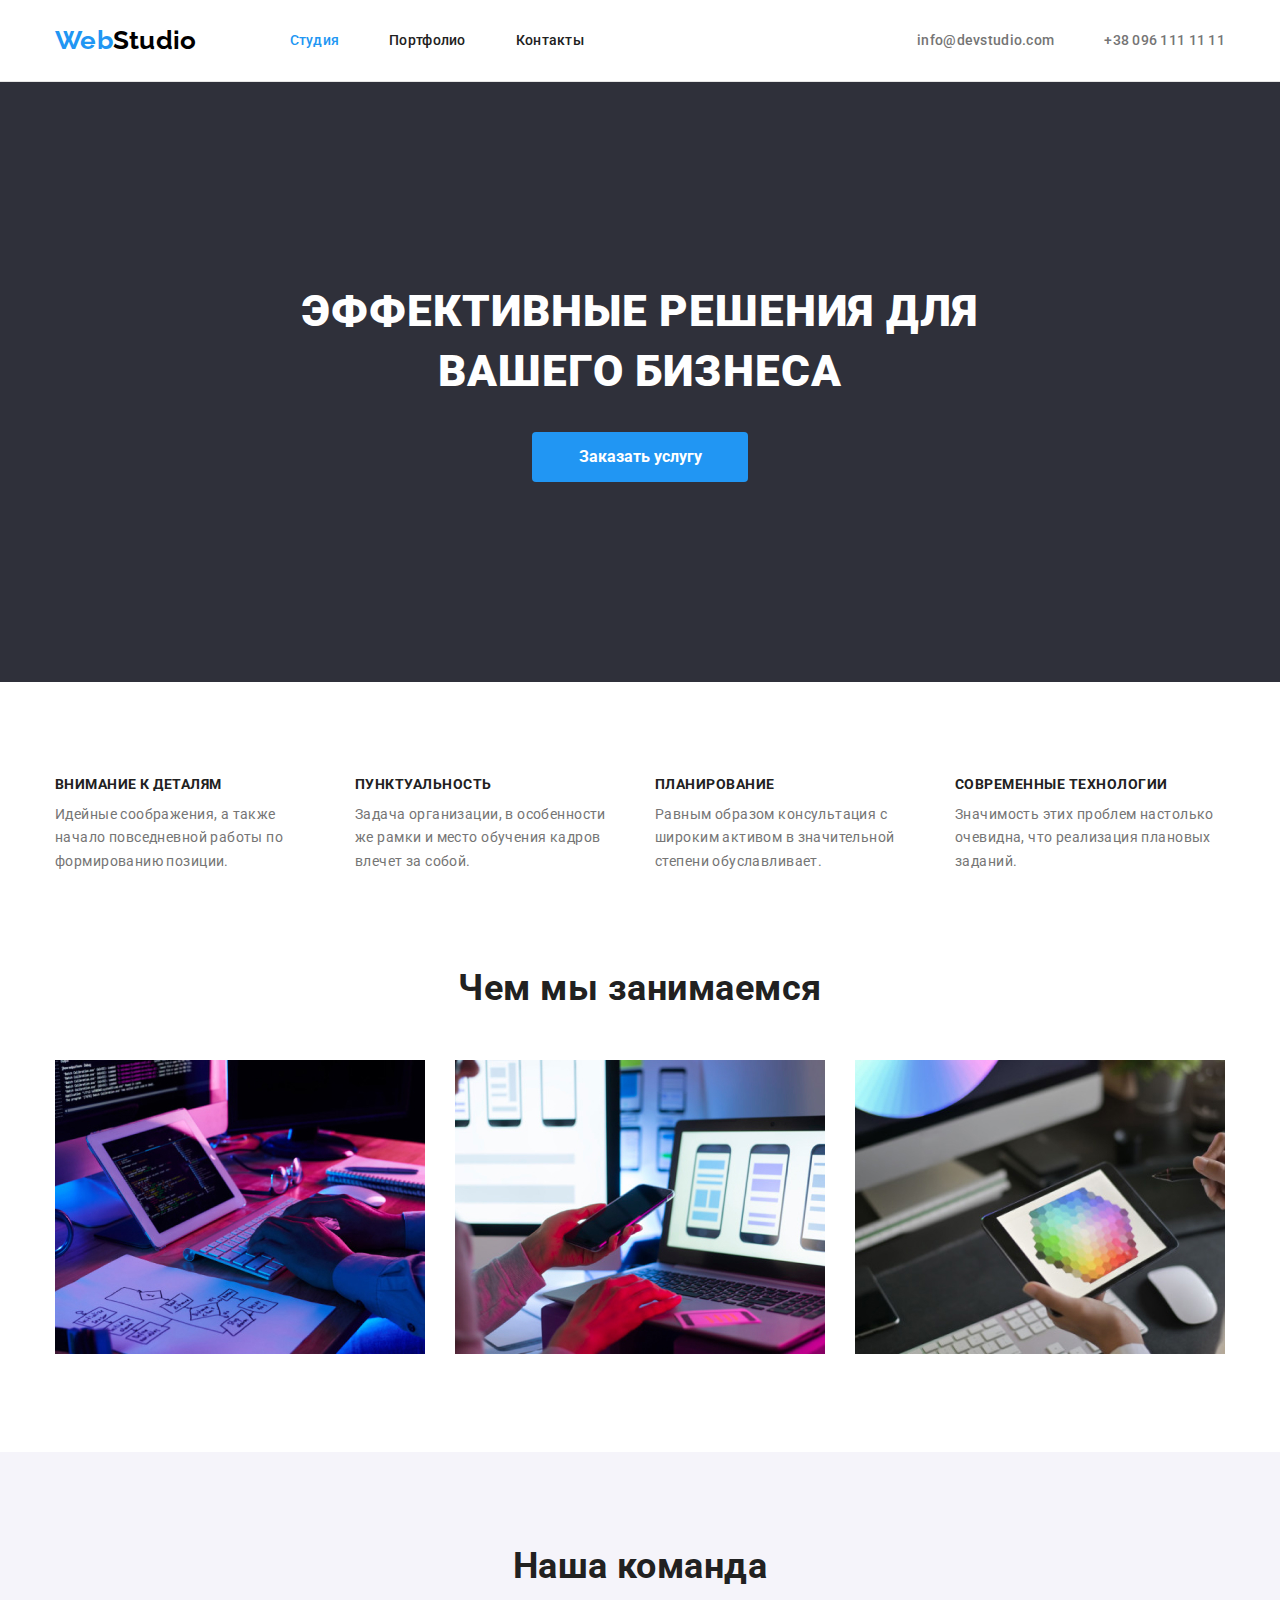
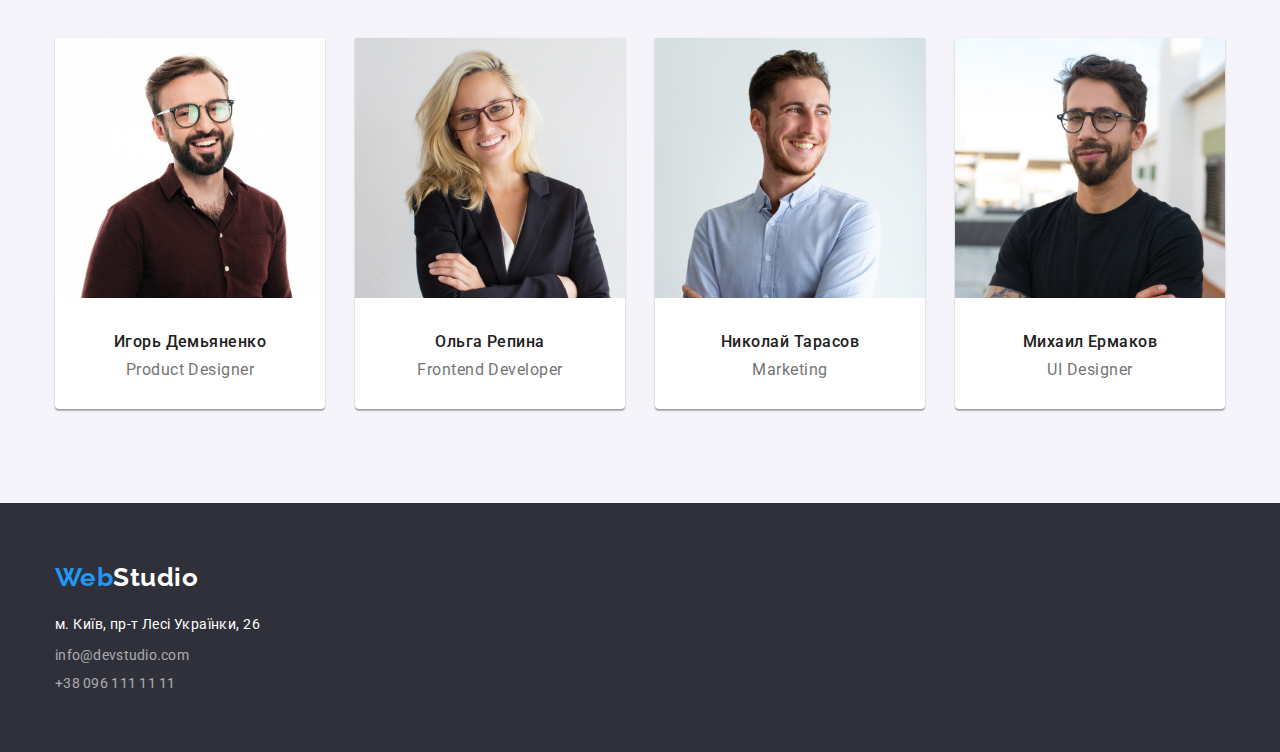
<file: index.html>
<!DOCTYPE html>
<html lang="ru">

<head>
    <meta charset="UTF-8" />
    <meta http-equiv="X-UA-Compatible" content="IE=edge" />
    <meta name="viewport" content="width=device-width, initial-scale=1.0" />
    <link rel="preconnect" href="https://fonts.googleapis.com" />
    <link rel="preconnect" href="https://fonts.gstatic.com" crossorigin />
    <link
        href="https://fonts.googleapis.com/css2?family=Raleway:wght@400;700&family=Roboto:wght@400;500;700;900&display=swap"
        rel="stylesheet" />
    <link rel="stylesheet"
        href="https://cdnjs.cloudflare.com/ajax/libs/modern-normalize/1.0.0/modern-normalize.min.css" />
    <link rel="stylesheet" href="./css/styles.css" />
    <title>Document</title>
</head>

<body>
    <header>
        <div class="container box-header">
            <nav class="navi">
                <a href="./index.html" class="logo item"><span class="accent">Web</span>Studio</a>
                <ul class="navi-item list">
                    <li class="item"><a href="./index.html" class="navi-list on-page">Студия</a></li>
                    <li class="item"><a href="./portfolio.html" class="navi-list">Портфолио</a></li>
                    <li class="item"><a href="" class="navi-list">Контакты</a></li>
                </ul>
            </nav>
            <ul class="header-contact list">
                <li class="item">
                    <a href="mailto:info@devstudio.com" class="contact-us">info@devstudio.com</a>
                </li>
                <li class="item"><a href="tel:+380961111111" class="contact-us">+38 096 111 11 11</a></li>
            </ul>
        </div>
    </header>
    <main>
        <section class="hero section">
            <div class="container">
                <h1 class="hero-head">Эффективные решения для вашего бизнеса</h1>
                <button type="button" class="order">Заказать услугу</button>
            </div>
        </section>
        <section class="qualities section no-padding">
            <div class="container">
                <h2 class="display">Основне качества</h2>
                <ul class="flex-box list qualities-box">
                    <li class="item">
                        <h3 class="qualities-heading">Внимание к деталям</h3>
                        <p class="qualities-text">
                            Идейные соображения, а также начало повседневной работы по формированию позиции.
                        </p>
                    </li>
                    <li class="item">
                        <h3 class="qualities-heading">Пунктуальность</h3>
                        <p class="qualities-text">
                            Задача организации, в особенности же рамки и место обучения кадров влечет за собой.
                        </p>
                    </li>
                    <li class="item">
                        <h3 class="qualities-heading">Планирование</h3>
                        <p class="qualities-text">
                            Равным образом консультация с широким активом в значительной степени обуславливает.
                        </p>
                    </li>
                    <li class="item">
                        <h3 class="qualities-heading">Современные технологии</h3>
                        <p class="qualities-text">
                            Значимость этих проблем настолько очевидна, что реализация плановых заданий.
                        </p>
                    </li>
                </ul>
            </div>
        </section>
        <section class="occupation section">
            <div class="container">
                <h2 class="section-heading">Чем мы занимаемся</h2>
                <ul class="flex-box list ocupation-box">
                    <li class="item">
                        <img src="./images/img1.jpg" alt="кодинг ночью" width="370" />
                    </li>
                    <li class="item">
                        <img src="./images/img2.jpg" alt="рука с телефоном" width="370" />
                    </li>
                    <li class="item">
                        <img src="./images/img3.jpg" alt="рука с планшетом" width="370" />
                    </li>
                </ul>
            </div>
        </section>
        <section class="team section">
            <div class="container">
                <h2 class="section-heading">Наша команда</h2>
                <ul class="flex-box list">
                    <li class="team-card">
                        <img class="team-photo" src="./images/igor.jpg" alt="фото Игорь Демьяненко" width="270" />
                        <div class="team-description">
                            <h3 class="card-heading">Игорь Демьяненко</h3>
                            <p>Product Designer</p>
                        </div>
                    </li>
                    <li class="team-card">
                        <img class="team-photo" src="./images/olga.jpg" alt="фото Ольга Репина" width="270" />
                        <div class="team-description">
                            <h3 class="card-heading">Ольга Репина</h3>
                            <p class="card-text">Frontend Developer</p>
                        </div>
                    </li>
                    <li class="team-card">
                        <img class="team-photo" src="./images/nicholas.jpg" alt="фото Николай Тарасов" width="270" />
                        <div class="team-description">
                            <h3 class="card-heading">Николай Тарасов</h3>
                            <p class="card-text">Marketing</p>
                        </div>
                    </li>
                    <li class="team-card">
                        <img class="team-photo" src="./images/michael.jpg" alt="фото Михаил Ермаков" width="270" />
                        <div class="team-description">
                            <h3 class="card-heading">Михаил Ермаков</h3>
                            <p class="card-text">UI Designer</p>
                        </div>
                    </li>
                </ul>
            </div>
        </section>
    </main>
    <footer>
        <div class="container">
            <div class="footer-contact">
                <a href="./index.html" class="logo"><span class="accent">Web</span>Studio</a>
                <address class="adress">
                    <ul class="list">
                        <li class="item">
                            <a href="https://www.google.com/maps" target="_blank" rel="noopener noreferrer"
                                class="maps">м. Київ, пр-т Лесі Українки, 26</a>
                        </li>
                        <li class="item">
                            <a href="mailto:info@devstudio.com" class="contact-us">info@devstudio.com</a>
                        </li>
                        <li class="item">
                            <a href="tel:+380961111111" class="contact-us">+38 096 111 11 11</a>
                        </li>
                    </ul>
                </address>
            </div>
        </div>
    </footer>
</body>

</html>
</file>
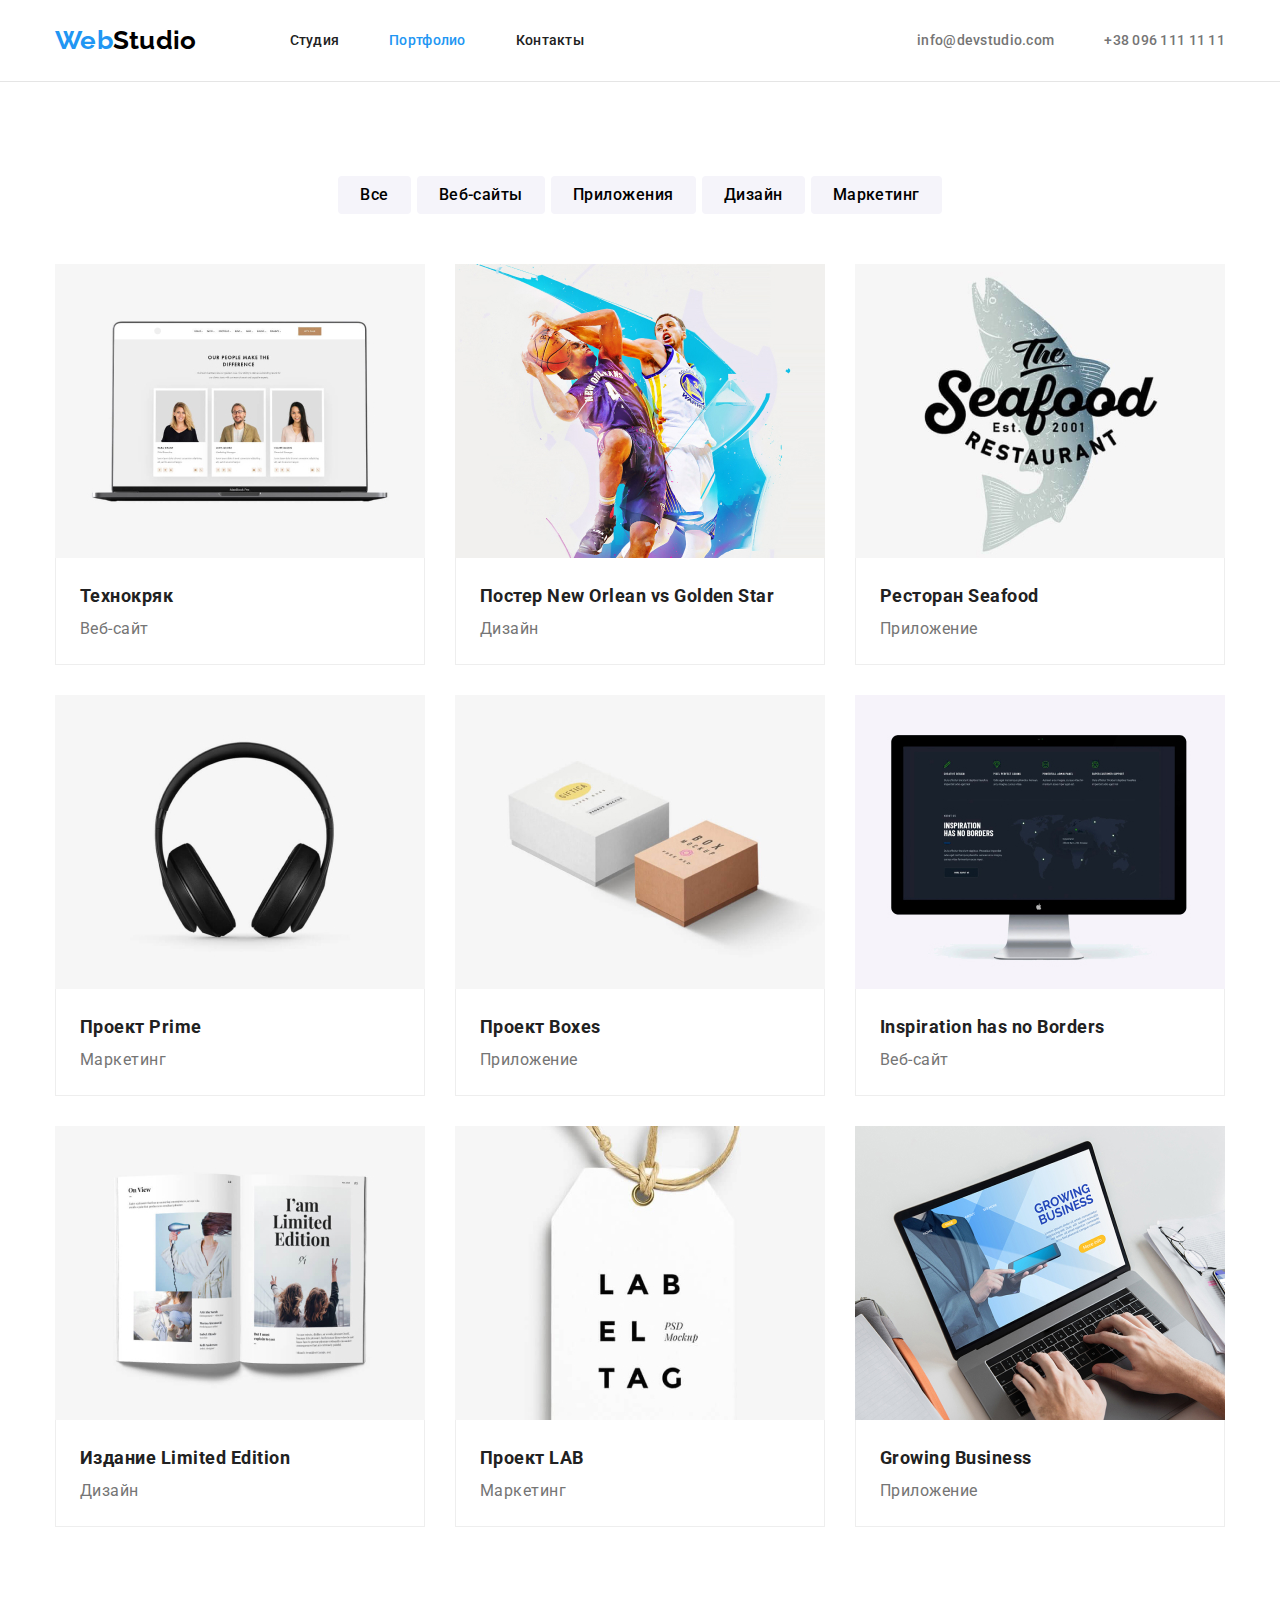
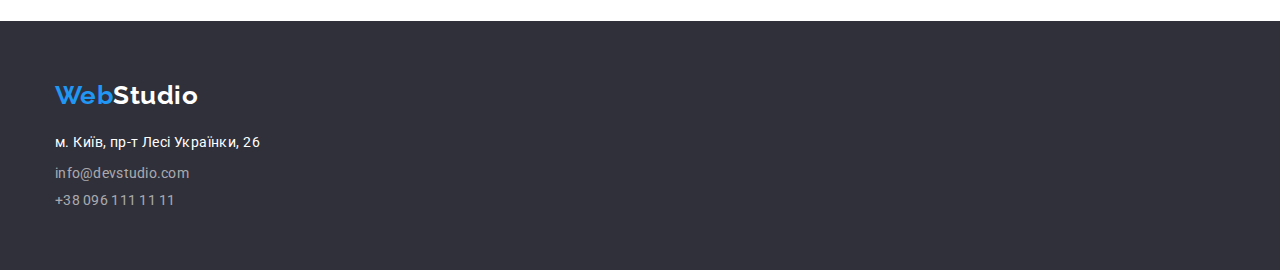
<file: portfolio.html>
<!DOCTYPE html>
<html lang="ru">

<head>
  <meta charset="UTF-8" />
  <meta http-equiv="X-UA-Compatible" content="IE=edge" />
  <meta name="viewport" content="width=device-width, initial-scale=1.0" />
  <link rel="preconnect" href="https://fonts.googleapis.com" />
  <link rel="preconnect" href="https://fonts.gstatic.com" crossorigin />
  <link
    href="https://fonts.googleapis.com/css2?family=Raleway:wght@400;700&family=Roboto:wght@400;500;700;900&display=swap"
    rel="stylesheet" />
  <link rel="stylesheet"
    href="https://cdnjs.cloudflare.com/ajax/libs/modern-normalize/1.0.0/modern-normalize.min.css" />
  <link rel="stylesheet" href="./css/styles.css" />
  <title>Document</title>
</head>

<body>
  <header>
    <div class="container box-header">
      <nav class="navi">
        <a href="./index.html" class="logo item"><span class="accent">Web</span>Studio</a>
        <ul class="navi-item list">
          <li class="item"><a href="./index.html" class="navi-list">Студия</a></li>
          <li class="item"><a href="./portfolio.html" class="navi-list on-page">Портфолио</a></li>
          <li class="item"><a href="" class="navi-list">Контакты</a></li>
        </ul>
      </nav>
      <ul class="header-contact list">
        <li class="item">
          <a href="mailto:info@devstudio.com" class="contact-us">info@devstudio.com</a>
        </li>
        <li class="item"><a href="tel:+380961111111" class="contact-us">+38 096 111 11 11</a></li>
      </ul>
    </div>
  </header>
  <main>
    <section class="portfolio section">
      <div class="container">
        <h1 class="display">Портфолио</h1>
        <ul class="filter list">
          <li class="item"><button type="button" class="filter-buttun">Все</button></li>
          <li class="item"><button type="button" class="filter-buttun">Веб-сайты</button></li>
          <li class="item"><button type="button" class="filter-buttun">Приложения</button></li>
          <li class="item"><button type="button" class="filter-buttun">Дизайн</button></li>
          <li class="item"><button type="button" class="filter-buttun">Маркетинг</button></li>
        </ul>
        <ul class="work-box list">
          <li class="portfolio-box">
            <img class="portfolio-img" src="./images/technohryak.jpg" alt="Скриншот экрана с готовым сайтом"
              width="370" />
            <div class="box-description">
              <h2 class="portfolio-heading">Технокряк</h2>
              <p class="portfolio-text">Веб-сайт</p>
            </div>
          </li>
          <li class="portfolio-box">
            <img class="portfolio-img" src="./images/poster-new-orlean.jpg" alt="Постер к матчу нового орлеана"
              width="370" />
            <div class="box-description">
              <h2 class="portfolio-heading">Постер New Orlean vs Golden Star</h2>
              <p class="portfolio-text">Дизайн</p>
            </div>
          </li>
          <li class="portfolio-box">
            <img class="portfolio-img" src="./images/seafood.jpg" alt="Логотип приложения сиафуд" width="370" />
            <div class="box-description">
              <h2 class="portfolio-heading">Ресторан Seafood</h2>
              <p class="portfolio-text">Приложение</p>
            </div>
          </li>
          <li class="portfolio-box">
            <img class="portfolio-img" src="./images/project-prime.jpg" alt="Постер проэкта Прайм" width="370" />
            <div class="box-description">
              <h2 class="portfolio-heading">Проект Prime</h2>
              <p class="portfolio-text">Маркетинг</p>
            </div>
          </li>
          <li class="portfolio-box">
            <img class="portfolio-img" src="./images/project-boxes.jpg" alt="Постер проэкта Боксес" width="370" />
            <div class="box-description">
              <h2 class="portfolio-heading">Проект Boxes</h2>
              <p class="portfolio-text">Приложение</p>
            </div>
          </li>
          <li class="portfolio-box">
            <img class="portfolio-img" src="./images/inspiration.jpg" alt="Скриншот какого то вэб сайта" width="370" />
            <div class="box-description">
              <h2 class="portfolio-heading">Inspiration has no Borders</h2>
              <p class="portfolio-text">Веб-сайт</p>
            </div>
          </li>
          <li class="portfolio-box">
            <img class="portfolio-img" src="./images/edition-limited.jpg" alt="Страница из журнала" width="370" />
            <div class="box-description">
              <h2 class="portfolio-heading">Издание Limited Edition</h2>
              <p class="portfolio-text">Дизайн</p>
            </div>
          </li>
          <li class="portfolio-box">
            <img class="portfolio-img" src="./images/project-lab.jpg" alt="Бирка с надписью проэкта" width="370" />
            <div class="box-description">
              <h2 class="portfolio-heading">Проект LAB</h2>
              <p class="portfolio-text">Маркетинг</p>
            </div>
          </li>
          <li class="portfolio-box">
            <img class="portfolio-img" src="./images/growing.jpg" alt="Человек работает с приложением" width="370" />
            <div class="box-description">
              <h2 class="portfolio-heading">Growing Business</h2>
              <p class="portfolio-text">Приложение</p>
            </div>
          </li>
        </ul>
      </div>
    </section>
  </main>
  <footer>
    <div class="container footer-block">
      <div class="footer-contact">
        <a href="./index.html" class="logo"><span class="accent">Web</span>Studio</a>
        <address class="adress">
          <ul class="list">
            <li class="item">
              <a href="https://www.google.com/maps" target="_blank" rel="noopener noreferrer" class="maps">м. Київ, пр-т
                Лесі Українки, 26</a>
            </li>
            <li class="item">
              <a href="mailto:info@devstudio.com" class="contact-us">info@devstudio.com</a>
            </li>
            <li class="item">
              <a href="tel:+380961111111" class="contact-us">+38 096 111 11 11</a>
            </li>
          </ul>
        </address>
      </div>
    </div>
  </footer>
</body>

</html>
</file>
<file: css/styles.css>
:root{
    --main-haeding-color:#FFFFFF;
    --accent-color:#2196F3;
    --logo-color:#000000;
    --heading-color:#212121;
    --text-color:#757575;
    --block-color:#F5F4FA;
    --footer-color:#2F303A;
    --footer-contact:rgba(255, 255, 255, 0.6);
}
/* общие классы*/
body{
    font-family: 'Roboto', sans-serif;
    color: var(--text-color);
    letter-spacing: 0.03em;
}

.list{
    list-style: none;
    margin-top: 0;
    margin-bottom: 0;
    padding-left: 0;
}

.section-heading,
.qualities-heading,
.portfolio-heading,
.card-heading,
.navi .navi-list{
    color: var(--heading-color);
}

.container{
    max-width: 1200px;
    margin: 0 auto;
    padding-left: 15px;
    padding-right: 15px;
}

h1,
h2,
h3,
p{
    margin-top: 0;
    margin-bottom: 0;
}

.section{
    padding-top: 94px;
    padding-bottom: 94px;
}

.flex-box {
    display: flex;
}

/* начало */
header{
    border-bottom: 1px solid #E5E5E5;
}

.logo{
    font-family: 'Raleway', sans-serif;
    font-size: 26px;
    font-weight: 700;
    text-decoration: none;
}

.navi > .item{
    margin-right: 93px;
}

.navi .logo{
    color: var(--logo-color);
}

.logo .accent{
    color:var(--accent-color);
}

/* nav */
.box-header{
    display: flex;
    align-items: center;

    font-size: 14px;
    font-weight: 500;
}

.navi{
    display: flex;
    align-items: center;

    letter-spacing: 0.02em;
}

.navi .navi-item{
    display: flex;
}

.navi-item > .item {
    margin-right: 50px;
    padding-top: 32px;
    padding-bottom: 32px;
}

.navi-item>.item:last-child{
    margin-right: 0px;
}

.navi-item .navi-list{   
    line-height: 1.14;
    text-decoration: none;
}

.navi-item .navi-list:hover, 
.navi-item .navi-list:focus{
    color: var(--accent-color);
}

.navi .on-page {
    color: var(--accent-color);
}

/* контакты хедер */
.header-contact{
    display: flex;
    margin-left: auto;
}

.contact-us{
    color: var(--text-color);
    text-decoration: none;

    font-size: 14px;
    letter-spacing: 0.02em;
    line-height: 1.14;
}

.contact-us:focus,
.contact-us:hover{
    color: var(--accent-color);
}

.header-contact > .item{
    margin-right: 50px;
}

.header-contact > .item:last-child{
    margin-right: 0px;
}

/* hero */
.hero{
    background-color: var(--footer-color);
    letter-spacing: 0.06em;
    text-align: center;
    padding: 200px 0;
}

.hero .hero-head{
    max-width: 696px;
    margin-left: auto;
    margin-right: auto;
    margin-top: 0;
    margin-bottom: 30px;

    color: var(--main-haeding-color);
    text-align: center;
    font-weight: 900;
    font-size: 44px;
    line-height: 1.36;
    text-transform: uppercase; 
}

.hero .order{
    min-width: 216px;
    padding: 10px 32px;
    border-radius: 4px;
    border: 1px solid transparent;
    
    color: var(--main-haeding-color);
    background-color: var(--accent-color);
    font-family: inherit;
    font-weight: 700;
    font-size: 16px;
    line-height: 1.8;
    cursor: pointer;
}

/* основные качества */
.display{
    display: none;

}
.no-padding {
    padding-bottom: 0px;
}

.qualities-heading{
    margin-bottom: 10px;

    font-weight: 700;
    font-size: 14px;
    text-transform: uppercase; 
}

 .qualities-text{
    font-weight: 400;
    font-size: 14px;
    line-height: 1.71;
    letter-spacing: 0.03em; 
}

.qualities-box > .item{
    max-width: 270px;
    margin-right: 30px;
}

.qualities-box>.item:last-child{
    margin-right: 0px;;
}
/* Чем мы занимаемся */

.section-heading {
    margin-bottom: 50px;

    font-weight: 700;
    font-size: 36px;
    text-align: center;
    line-height: 1.16;
}

.ocupation-box > .item{
    margin-right: 30px;
}

.ocupation-box>.item:last-child{
    margin-right: 0px;
}

/* наша команда */
.team{
    background-color: var(--block-color);
}

.team-card{
    margin-right: 30px;

    background-color: var(--main-haeding-color);
    box-shadow: 0px 1px 3px rgba(0, 0, 0, 0.12), 0px 1px 1px rgba(0, 0, 0, 0.14), 0px 2px 1px rgba(0, 0, 0, 0.2);
    border-radius: 0px 0px 4px 4px;
    text-align: center;
}

.team-card:last-child{
    margin-right: 0px;
}

.team-description{
    padding: 30px 0;
}

.team-card .card-heading{
    margin-bottom: 10px;

    font-weight: 500;
    font-size: 16px;
}

.team-card .card-text{
    font-weight: 400;
    font-size: 16px;
}

/* footer */
footer{
    background-color: var(--footer-color);
    padding: 60px 0;
}

.footer-contact > .logo{
    display: inline-block;
    margin-bottom: 20px;
}

.adress{
    font-style: normal;
}

.adress .item{
    margin-bottom: 9px;
}

.adress .item:last-child{
    margin-bottom: 0px;
}

.footer-contact{
    font-weight: 400;
}

.footer-contact .logo{
    color: var(--main-haeding-color);
}

.footer-contact .maps{
    font-weight: 400;
    font-size: 14px;
    line-height: 1.71;
    letter-spacing: 0.03em;

    color: var(--main-haeding-color);
    text-decoration: none;
}

.footer-contact .contact-us{
    color: var(--footer-contact);
    font-weight: 400;
}
/* портфолио */
.portfolio .filter{
    display: flex;
    justify-content: center;
    margin-bottom: 50px;
}

.filter > .item{
    margin-right: 6px;
}

.filter > .item:last-child{
    margin-right: 0px;
}

.filter .filter-buttun{
    padding: 6px 22px;

    background-color: var(--block-color);
    border-radius: 4px;
    border: none;
 
    font-weight: 500;
    font-size: 16px;
    line-height: 1.62;
    text-align: center;
    letter-spacing: 0.03em;
    font-family: inherit;
    cursor: pointer;
}

.portfolio .filter-buttun:hover,
.portfolio .filter-buttun:focus{
    color: var(--main-haeding-color);
    background-color: var(--accent-color);
}

/* боксы портфолио */
.work-box {
    display: flex;
    flex-wrap: wrap;
    margin: -15px;
}

.portfolio-box{
    max-width: 370px;
    margin: 15px;
}

.portfolio-box .portfolio-img{
    display: block;
}

.portfolio-box .box-description{
    padding: 20px 24px;
    border: 1px solid #EEEEEE;
    border-top: none;
}

.box-description .portfolio-heading{
    font-weight: 700;
    font-size: 18px;
    line-height: 2;
}

.box-description .portfolio-text{
    font-size: 16px;
    line-height: 1.88;
}
</file>
